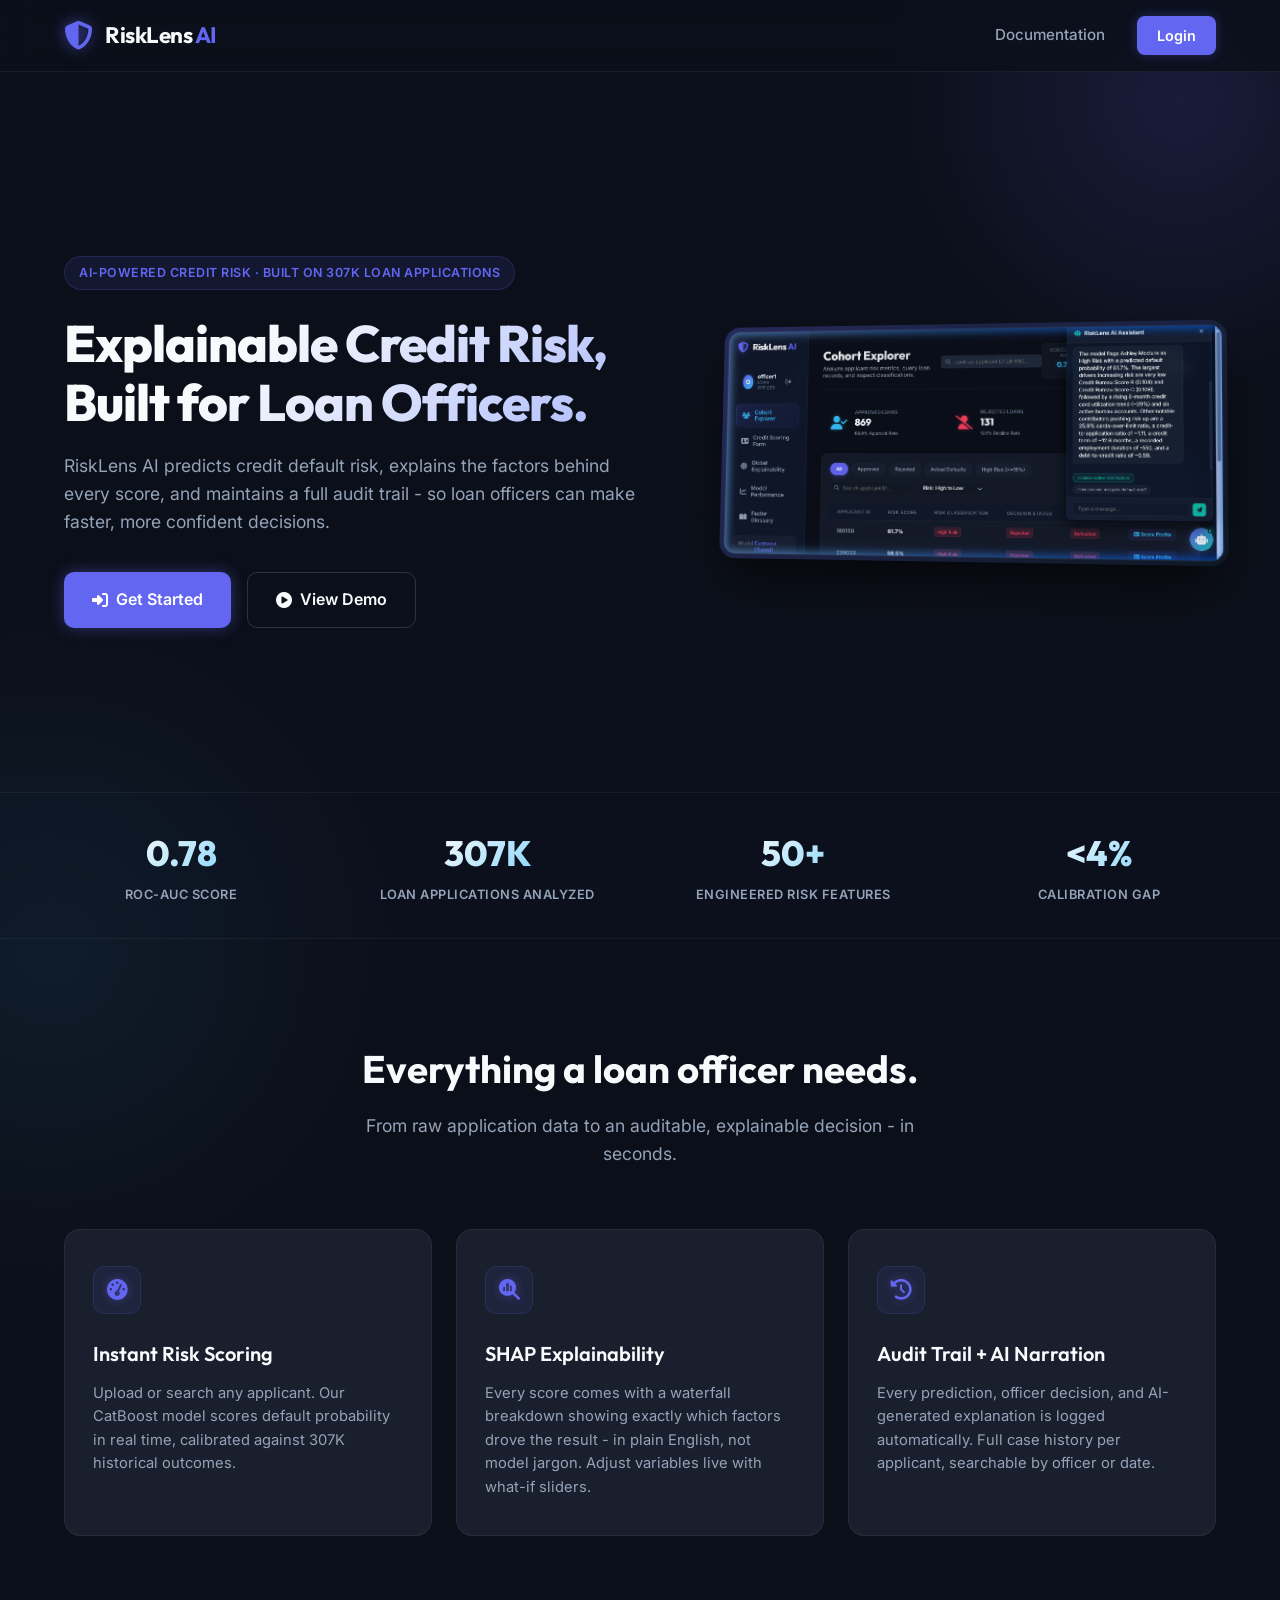
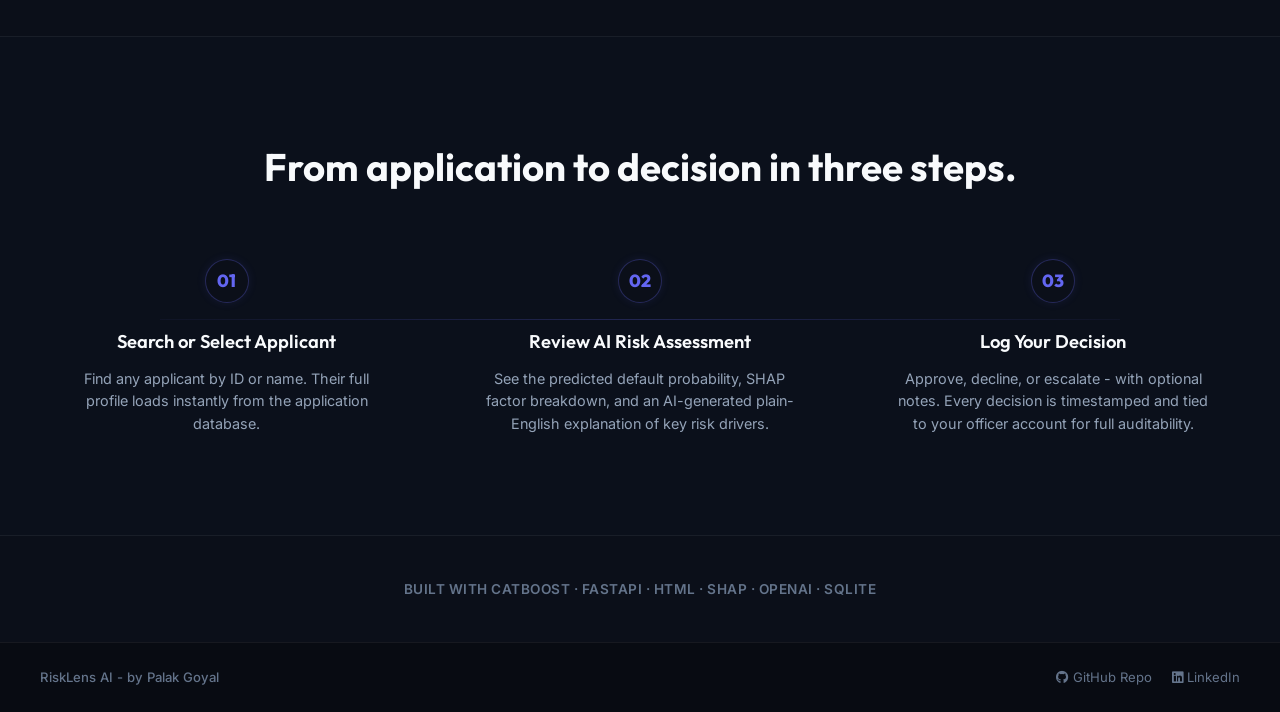
<file: static/landing.html>
<!DOCTYPE html>
<html lang="en">

<head>
    <meta charset="UTF-8">
    <meta name="viewport" content="width=device-width, initial-scale=1.0">
    <title>RiskLens AI — Explainable Credit Risk Underwriting</title>
    <!-- Google Fonts -->
    <link rel="preconnect" href="https://fonts.googleapis.com">
    <link rel="preconnect" href="https://fonts.gstatic.com" crossorigin>
    <link
        href="https://fonts.googleapis.com/css2?family=Inter:wght@300;400;500;600;700&family=Outfit:wght@400;500;600;700;800&display=swap"
        rel="stylesheet">
    <!-- FontAwesome for icons -->
    <link rel="stylesheet" href="https://cdnjs.cloudflare.com/ajax/libs/font-awesome/6.4.0/css/all.min.css">

    <style>
        /* Shared design system with the dashboard */
        :root {
            --bg-color: #0b0f19;
            --sidebar-bg: #0f172a;
            --card-bg: rgba(30, 41, 59, 0.45);
            --card-border: rgba(255, 255, 255, 0.06);
            --card-border-glow: rgba(99, 102, 241, 0.15);

            --text-primary: #f8fafc;
            --text-secondary: #94a3b8;
            --text-muted: #64748b;

            --accent-blue: #38bdf8;
            --accent-indigo: #6366f1;
            --accent-teal: #14b8a6;
            --accent-crimson: #f43f5e;
            --accent-gold: #eab308;

            --font-primary: 'Inter', sans-serif;
            --font-heading: 'Outfit', sans-serif;
        }

        * {
            box-sizing: border-box;
            margin: 0;
            padding: 0;
        }

        body {
            background-color: var(--bg-color);
            color: var(--text-primary);
            font-family: var(--font-primary);
            overflow-x: hidden;
            line-height: 1.6;
        }

        /* Ambient glowing backgrounds */
        .ambient-glow-1 {
            position: absolute;
            top: -200px;
            right: -200px;
            width: 600px;
            height: 600px;
            background: radial-gradient(circle, rgba(99, 102, 241, 0.15) 0%, rgba(99, 102, 241, 0) 70%);
            z-index: -1;
            pointer-events: none;
        }

        .ambient-glow-2 {
            position: absolute;
            top: 600px;
            left: -300px;
            width: 700px;
            height: 700px;
            background: radial-gradient(circle, rgba(56, 189, 248, 0.08) 0%, rgba(56, 189, 248, 0) 70%);
            z-index: -1;
            pointer-events: none;
        }

        /* Header Navigation */
        header {
            position: sticky;
            top: 0;
            width: 100%;
            background: rgba(11, 15, 25, 0.8);
            backdrop-filter: blur(12px);
            -webkit-backdrop-filter: blur(12px);
            border-bottom: 1px solid var(--card-border);
            z-index: 100;
            transition: all 0.3s ease;
        }

        .nav-container {
            max-width: 1200px;
            margin: 0 auto;
            display: flex;
            align-items: center;
            justify-content: space-between;
            padding: 16px 24px;
        }

        .logo-area {
            display: flex;
            align-items: center;
            gap: 12px;
            text-decoration: none;
            color: inherit;
        }

        .logo-icon {
            font-size: 1.8rem;
            color: var(--accent-indigo);
            filter: drop-shadow(0 0 8px rgba(99, 102, 241, 0.6));
        }

        .logo-text {
            font-family: var(--font-heading);
            font-size: 1.4rem;
            font-weight: 700;
            letter-spacing: -0.5px;
        }

        .logo-accent {
            color: var(--accent-indigo);
        }

        .nav-right {
            display: flex;
            align-items: center;
            gap: 32px;
        }

        .nav-link {
            color: var(--text-secondary);
            text-decoration: none;
            font-size: 0.95rem;
            font-weight: 500;
            transition: color 0.2s ease;
        }

        .nav-link:hover {
            color: var(--text-primary);
        }

        .btn-login {
            background-color: var(--accent-indigo);
            color: #ffffff;
            border: none;
            padding: 8px 20px;
            border-radius: 8px;
            font-weight: 600;
            font-size: 0.9rem;
            cursor: pointer;
            text-decoration: none;
            transition: all 0.2s cubic-bezier(0.4, 0, 0.2, 1);
            box-shadow: 0 0 12px rgba(99, 102, 241, 0.3);
        }

        .btn-login:hover {
            transform: translateY(-1px);
            filter: brightness(1.15);
            box-shadow: 0 0 16px rgba(99, 102, 241, 0.5);
        }

        /* Hero Container */
        .hero-section {
            max-width: 1200px;
            margin: 0 auto;
            padding: 60px 24px 40px 24px;
            display: grid;
            grid-template-columns: 1.1fr 0.9fr;
            gap: 40px;
            align-items: center;
            min-height: calc(100vh - 180px);
        }

        .hero-left {
            display: flex;
            flex-direction: column;
            align-items: flex-start;
        }

        .hero-badge {
            background: rgba(99, 102, 241, 0.1);
            border: 1px solid rgba(99, 102, 241, 0.2);
            color: var(--accent-indigo);
            padding: 6px 14px;
            border-radius: 100px;
            font-size: 0.78rem;
            font-weight: 600;
            letter-spacing: 0.5px;
            margin-bottom: 24px;
            text-transform: uppercase;
        }

        .hero-headline {
            font-family: var(--font-heading);
            font-size: 3.2rem;
            font-weight: 800;
            line-height: 1.15;
            letter-spacing: -1px;
            margin-bottom: 20px;
            background: linear-gradient(135deg, var(--text-primary) 30%, #a5b4fc 100%);
            -webkit-background-clip: text;
            background-clip: text;
            -webkit-text-fill-color: transparent;
        }

        .hero-subheadline {
            color: var(--text-secondary);
            font-size: 1.1rem;
            line-height: 1.6;
            margin-bottom: 36px;
            max-width: 580px;
        }

        .hero-actions {
            display: flex;
            gap: 16px;
            width: 100%;
        }

        .btn-hero-primary {
            background-color: var(--accent-indigo);
            color: #ffffff;
            border: none;
            padding: 14px 28px;
            border-radius: 10px;
            font-weight: 600;
            font-size: 1rem;
            cursor: pointer;
            text-decoration: none;
            transition: all 0.2s ease;
            box-shadow: 0 0 16px rgba(99, 102, 241, 0.4);
            display: inline-flex;
            align-items: center;
            gap: 8px;
        }

        .btn-hero-primary:hover {
            transform: translateY(-2px);
            filter: brightness(1.15);
            box-shadow: 0 0 24px rgba(99, 102, 241, 0.6);
        }

        .btn-hero-secondary {
            background: transparent;
            color: var(--text-primary);
            border: 1px solid rgba(255, 255, 255, 0.15);
            padding: 14px 28px;
            border-radius: 10px;
            font-weight: 600;
            font-size: 1rem;
            cursor: pointer;
            text-decoration: none;
            transition: all 0.2s ease;
            display: inline-flex;
            align-items: center;
            gap: 8px;
        }

        .btn-hero-secondary:hover {
            background: rgba(255, 255, 255, 0.05);
            border-color: rgba(255, 255, 255, 0.3);
            transform: translateY(-2px);
        }

        .hero-right {
            display: flex;
            justify-content: center;
            position: relative;
        }

        .hero-screenshot-wrapper {
            position: relative;
            border-radius: 16px;
            padding: 4px;
            background: linear-gradient(135deg, rgba(99, 102, 241, 0.3) 0%, rgba(56, 189, 248, 0.05) 100%);
            box-shadow: 0 25px 50px -12px rgba(0, 0, 0, 0.7);
            transform: perspective(1000px) rotateY(-8deg) rotateX(4deg) scale(1.02);
            transition: transform 0.4s ease;
        }

        .hero-screenshot-wrapper:hover {
            transform: perspective(1000px) rotateY(0deg) rotateX(0deg) scale(1.05);
        }

        .hero-screenshot {
            display: block;
            max-width: 100%;
            height: auto;
            border-radius: 12px;
            border: 1px solid rgba(255, 255, 255, 0.05);
        }

        /* Stats Bar */
        .stats-section {
            border-top: 1px solid rgba(255, 255, 255, 0.05);
            border-bottom: 1px solid rgba(255, 255, 255, 0.05);
            background: rgba(15, 23, 42, 0.2);
            padding: 32px 24px;
            width: 100%;
        }

        .stats-container {
            max-width: 1200px;
            margin: 0 auto;
            display: grid;
            grid-template-columns: repeat(4, 1fr);
            gap: 24px;
            text-align: center;
        }

        .stat-card {
            display: flex;
            flex-direction: column;
            gap: 4px;
        }

        .stat-number {
            font-family: var(--font-heading);
            font-size: 2.2rem;
            font-weight: 800;
            background: linear-gradient(135deg, var(--text-primary) 30%, var(--accent-blue) 100%);
            -webkit-background-clip: text;
            background-clip: text;
            -webkit-text-fill-color: transparent;
        }

        .stat-label {
            color: var(--text-secondary);
            font-size: 0.8rem;
            font-weight: 600;
            letter-spacing: 0.5px;
            text-transform: uppercase;
        }

        /* Features Section */
        .features-section {
            max-width: 1200px;
            margin: 0 auto;
            padding: 100px 24px;
        }

        .section-header {
            text-align: center;
            margin-bottom: 60px;
        }

        .section-title {
            font-family: var(--font-heading);
            font-size: 2.4rem;
            font-weight: 700;
            margin-bottom: 12px;
        }

        .section-subtitle {
            color: var(--text-secondary);
            font-size: 1.1rem;
            max-width: 600px;
            margin: 0 auto;
        }

        .features-grid {
            display: grid;
            grid-template-columns: repeat(3, 1fr);
            gap: 24px;
        }

        .feature-card {
            background-color: #1a1f2e;
            border: 1px solid var(--card-border);
            border-radius: 16px;
            padding: 36px 28px;
            transition: all 0.3s cubic-bezier(0.4, 0, 0.2, 1);
            position: relative;
            overflow: hidden;
        }

        .feature-card:hover {
            transform: translateY(-4px);
            border-color: rgba(99, 102, 241, 0.25);
            background: linear-gradient(180deg, #111827 0%, rgba(30, 41, 59, 0.2) 100%);
            box-shadow: 0 12px 24px -10px rgba(99, 102, 241, 0.15);
        }

        .feature-icon-wrapper {
            width: 48px;
            height: 48px;
            background: rgba(99, 102, 241, 0.08);
            border: 1px solid rgba(99, 102, 241, 0.15);
            border-radius: 12px;
            display: flex;
            align-items: center;
            justify-content: center;
            margin-bottom: 24px;
        }

        .feature-icon {
            font-size: 1.3rem;
            color: var(--accent-indigo);
            filter: drop-shadow(0 0 4px rgba(99, 102, 241, 0.4));
        }

        .feature-title {
            font-family: var(--font-heading);
            font-size: 1.25rem;
            font-weight: 600;
            margin-bottom: 12px;
            color: var(--text-primary);
        }

        .feature-body {
            color: var(--text-secondary);
            font-size: 0.92rem;
            line-height: 1.6;
        }

        /* How It Works Section */
        .how-section {
            background: rgba(15, 23, 42, 0.15);
            border-top: 1px solid var(--card-border);
            border-bottom: 1px solid var(--card-border);
            padding: 100px 24px;
        }

        .how-container {
            max-width: 1200px;
            margin: 0 auto;
        }

        .flow-grid {
            display: grid;
            grid-template-columns: repeat(3, 1fr);
            gap: 40px;
            position: relative;
        }

        /* Connecting line for flow chart steps */
        .flow-grid::after {
            content: '';
            position: absolute;
            top: 60px;
            left: 10%;
            right: 10%;
            height: 1px;
            background: linear-gradient(90deg, rgba(99, 102, 241, 0.05) 0%, rgba(99, 102, 241, 0.25) 50%, rgba(99, 102, 241, 0.05) 100%);
            z-index: 1;
        }

        .flow-step {
            display: flex;
            flex-direction: column;
            align-items: center;
            text-align: center;
            position: relative;
            z-index: 2;
        }

        .step-number-pill {
            width: 44px;
            height: 44px;
            background: var(--bg-color);
            border: 1px solid rgba(99, 102, 241, 0.3);
            border-radius: 50%;
            display: flex;
            align-items: center;
            justify-content: center;
            color: var(--accent-indigo);
            font-family: var(--font-heading);
            font-weight: 800;
            font-size: 1.1rem;
            margin-bottom: 24px;
            box-shadow: 0 0 10px rgba(99, 102, 241, 0.1);
        }

        .flow-step:hover .step-number-pill {
            border-color: var(--accent-indigo);
            box-shadow: 0 0 14px rgba(99, 102, 241, 0.3);
            transform: scale(1.05);
            transition: all 0.2s ease;
        }

        .step-title {
            font-family: var(--font-heading);
            font-size: 1.15rem;
            font-weight: 600;
            margin-bottom: 12px;
            color: var(--text-primary);
        }

        .step-body {
            color: var(--text-secondary);
            font-size: 0.9rem;
            line-height: 1.55;
            max-width: 320px;
        }

        /* Tech Stack Strip */
        .tech-section {
            padding: 40px 24px;
            text-align: center;
        }

        .tech-text {
            color: var(--text-muted);
            font-size: 0.85rem;
            font-weight: 600;
            letter-spacing: 0.5px;
            text-transform: uppercase;
        }

        /* Footer */
        footer {
            border-top: 1px solid var(--card-border);
            padding: 24px;
            background-color: #080b12;
        }

        .footer-container {
            max-width: 1200px;
            margin: 0 auto;
            display: flex;
            justify-content: space-between;
            align-items: center;
            font-size: 0.82rem;
            color: var(--text-muted);
        }

        .footer-left {
            font-weight: 500;
        }

        .footer-right {
            display: flex;
            gap: 20px;
        }

        .footer-link {
            color: var(--text-muted);
            text-decoration: none;
            transition: color 0.2s ease;
            display: inline-flex;
            align-items: center;
            gap: 4px;
        }

        .footer-link:hover {
            color: var(--text-secondary);
        }

        /* Responsive Breakpoints */
        @media (max-width: 1024px) {
            .hero-section {
                grid-template-columns: 1fr;
                text-align: center;
                gap: 50px;
                padding-top: 40px;
            }

            .hero-left {
                align-items: center;
            }

            .hero-subheadline {
                margin-left: auto;
                margin-right: auto;
            }

            .hero-actions {
                justify-content: center;
            }

            .hero-screenshot-wrapper {
                transform: none !important;
                max-width: 600px;
            }

            .stats-container {
                grid-template-columns: repeat(2, 1fr);
                gap: 32px;
            }

            .features-grid {
                grid-template-columns: 1fr;
                gap: 24px;
                max-width: 500px;
                margin: 0 auto;
            }

            .flow-grid {
                grid-template-columns: 1fr;
                gap: 48px;
            }

            .flow-grid::after {
                display: none;
            }

            .step-body {
                max-width: 400px;
            }
        }

        @media (max-width: 640px) {
            .hero-headline {
                font-size: 2.2rem;
            }

            .hero-actions {
                flex-direction: column;
                width: 100%;
                max-width: 320px;
            }

            .btn-hero-primary,
            .btn-hero-secondary {
                justify-content: center;
                width: 100%;
            }

            .stats-container {
                grid-template-columns: 1fr;
            }

            .footer-container {
                flex-direction: column;
                gap: 16px;
                text-align: center;
            }
        }
    </style>
</head>

<body>

    <!-- Ambient background glow structures -->
    <div class="ambient-glow-1"></div>
    <div class="ambient-glow-2"></div>

    <!-- Top Sticky Navigation Bar -->
    <header>
        <div class="nav-container">
            <a href="/" class="logo-area">
                <i class="fa-solid fa-shield-halved logo-icon"></i>
                <span class="logo-text">RiskLens <span class="logo-accent">AI</span></span>
            </a>
            <div class="nav-right">
                <a href="https://github.com/PalakGoyal6/RiskLens-AI#readme" target="_blank" class="nav-link">Documentation</a>
                <a href="/login" class="btn-login">Login</a>
            </div>
        </div>
    </header>

    <!-- Main Hero fold - two columns on desktop -->
    <section class="hero-section">
        <div class="hero-left">
            <div class="hero-badge">AI-Powered Credit Risk · Built on 307K Loan Applications</div>
            <h1 class="hero-headline">Explainable Credit Risk, Built for Loan Officers.</h1>
            <p class="hero-subheadline">
                RiskLens AI predicts credit default risk, explains the factors behind every score, and maintains a full
                audit trail - so loan officers can make faster, more confident decisions.
            </p>
            <div class="hero-actions">
                <a href="/login" class="btn-hero-primary">
                    <i class="fa-solid fa-right-to-bracket"></i> Get Started
                </a>
                <a href="/login?demo=true" class="btn-hero-secondary">
                    <i class="fa-solid fa-circle-play"></i> View Demo
                </a>
            </div>
        </div>
        <div class="hero-right">
            <div class="hero-screenshot-wrapper">
                <img src="/static/dashboard_preview.png" alt="RiskLens AI Underwriting Explorer"
                    class="hero-screenshot">
            </div>
        </div>
    </section>

    <!-- Center stats bar strip -->
    <section class="stats-section">
        <div class="stats-container">
            <div class="stat-card">
                <span class="stat-number">0.78</span>
                <span class="stat-label">ROC-AUC Score</span>
            </div>
            <div class="stat-card">
                <span class="stat-number">307K</span>
                <span class="stat-label">Loan Applications Analyzed</span>
            </div>
            <div class="stat-card">
                <span class="stat-number">50+</span>
                <span class="stat-label">Engineered Risk Features</span>
            </div>
            <div class="stat-card">
                <span class="stat-number">&lt;4%</span>
                <span class="stat-label">Calibration Gap</span>
            </div>
        </div>
    </section>

    <!-- Features Section - three cards -->
    <section class="features-section">
        <div class="section-header">
            <h2 class="section-title">Everything a loan officer needs.</h2>
            <p class="section-subtitle">From raw application data to an auditable, explainable decision - in seconds.
            </p>
        </div>
        <div class="features-grid">
            <!-- Card 1 -->
            <div class="feature-card">
                <div class="feature-icon-wrapper">
                    <i class="fa-solid fa-gauge-high feature-icon"></i>
                </div>
                <h3 class="feature-title">Instant Risk Scoring</h3>
                <p class="feature-body">
                    Upload or search any applicant. Our CatBoost model scores default probability in real time,
                    calibrated against 307K historical outcomes.
                </p>
            </div>
            <!-- Card 2 -->
            <div class="feature-card">
                <div class="feature-icon-wrapper">
                    <i class="fa-solid fa-magnifying-glass-chart feature-icon"></i>
                </div>
                <h3 class="feature-title">SHAP Explainability</h3>
                <p class="feature-body">
                    Every score comes with a waterfall breakdown showing exactly which factors drove the result - in
                    plain English, not model jargon. Adjust variables live with what-if sliders.
                </p>
            </div>
            <!-- Card 3 -->
            <div class="feature-card">
                <div class="feature-icon-wrapper">
                    <i class="fa-solid fa-clock-rotate-left feature-icon"></i>
                </div>
                <h3 class="feature-title">Audit Trail + AI Narration</h3>
                <p class="feature-body">
                    Every prediction, officer decision, and AI-generated explanation is logged automatically. Full case
                    history per applicant, searchable by officer or date.
                </p>
            </div>
        </div>
    </section>

    <!-- How it Works section -->
    <section class="how-section">
        <div class="how-container">
            <div class="section-header">
                <h2 class="section-title">From application to decision in three steps.</h2>
            </div>
            <div class="flow-grid">
                <!-- Step 1 -->
                <div class="flow-step">
                    <div class="step-number-pill">01</div>
                    <h3 class="step-title">Search or Select Applicant</h3>
                    <p class="step-body">
                        Find any applicant by ID or name. Their full profile loads instantly from the application
                        database.
                    </p>
                </div>
                <!-- Step 2 -->
                <div class="flow-step">
                    <div class="step-number-pill">02</div>
                    <h3 class="step-title">Review AI Risk Assessment</h3>
                    <p class="step-body">
                        See the predicted default probability, SHAP factor breakdown, and an AI-generated plain-English
                        explanation of key risk drivers.
                    </p>
                </div>
                <!-- Step 3 -->
                <div class="flow-step">
                    <div class="step-number-pill">03</div>
                    <h3 class="step-title">Log Your Decision</h3>
                    <p class="step-body">
                        Approve, decline, or escalate - with optional notes. Every decision is timestamped and tied to
                        your officer account for full auditability.
                    </p>
                </div>
            </div>
        </div>
    </section>

    <!-- Tech Stack Strip -->
    <section class="tech-section">
        <span class="tech-text">Built with CatBoost · FastAPI · HTML · SHAP · OpenAI · SQLite</span>
    </section>

    <!-- Footer -->
    <footer>
        <div class="footer-container">
            <div class="footer-left">
                RiskLens AI - by Palak Goyal
            </div>
            <div class="footer-right">
                <a href="https://github.com/PalakGoyal6/RiskLens-AI" class="footer-link" target="_blank"
                    rel="noopener noreferrer">
                    <i class="fa-brands fa-github"></i> GitHub Repo
                </a>
                <a href="https://www.linkedin.com/in/palakgoyal2006/" class="footer-link" target="_blank"
                    rel="noopener noreferrer">
                    <i class="fa-brands fa-linkedin"></i> LinkedIn
                </a>
            </div>
        </div>
    </footer>

</body>

</html>
</file>
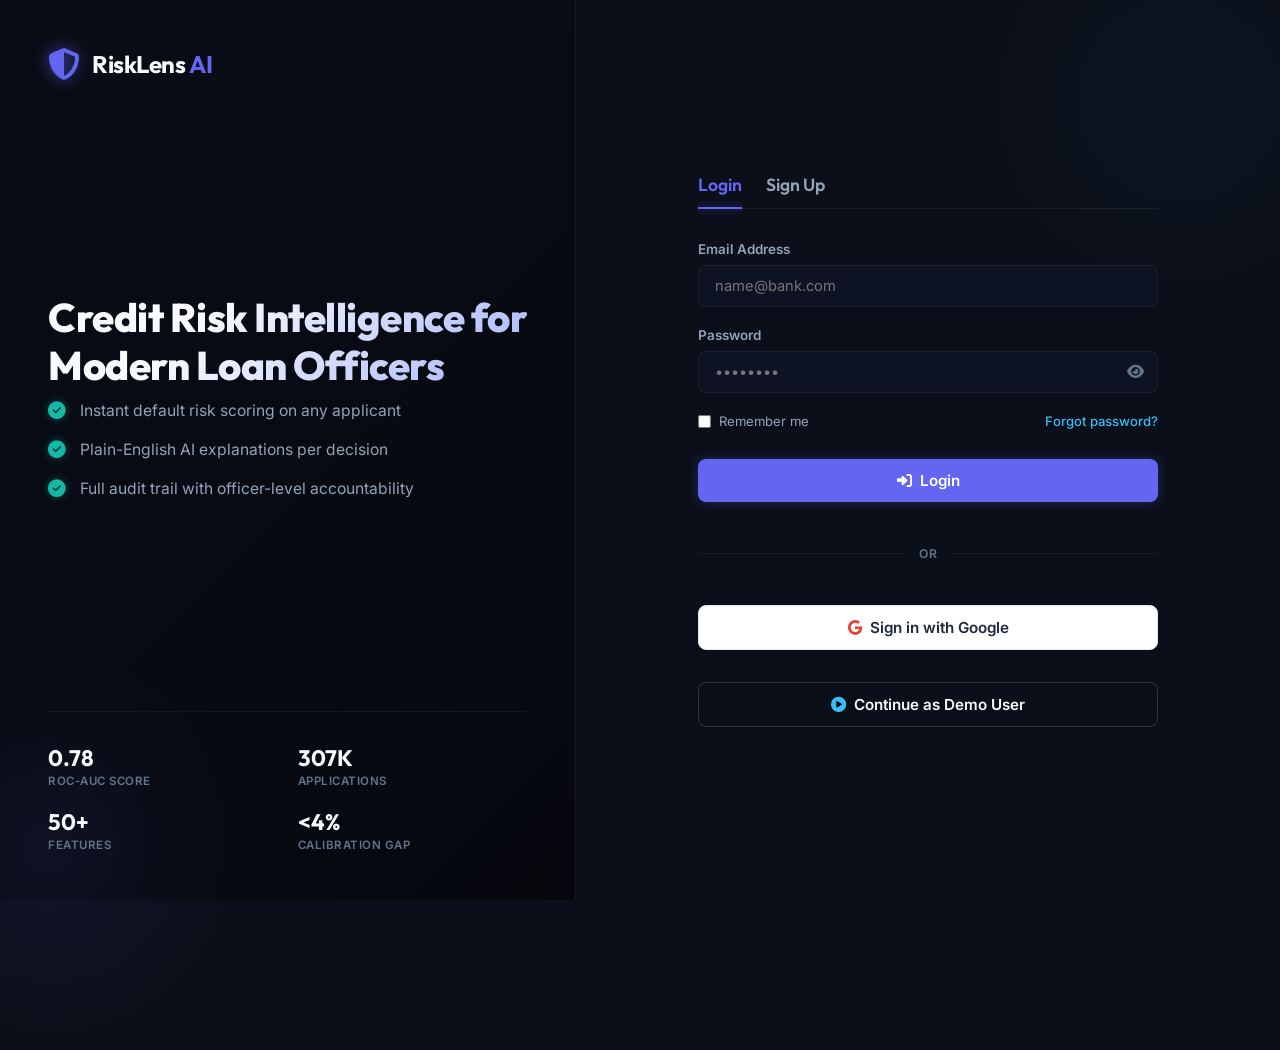
<file: static/login.html>
<!DOCTYPE html>
<html lang="en">

<head>
    <meta charset="UTF-8">
    <meta name="viewport" content="width=device-width, initial-scale=1.0">
    <title>RiskLens AI — Sign In / Create Account</title>
    <!-- Google Fonts -->
    <link rel="preconnect" href="https://fonts.googleapis.com">
    <link rel="preconnect" href="https://fonts.gstatic.com" crossorigin>
    <link
        href="https://fonts.googleapis.com/css2?family=Inter:wght@300;400;500;600;700&family=Outfit:wght@400;500;600;700;800&display=swap"
        rel="stylesheet">
    <!-- FontAwesome for icons -->
    <link rel="stylesheet" href="https://cdnjs.cloudflare.com/ajax/libs/font-awesome/6.4.0/css/all.min.css">

    <style>
        :root {
            --bg-color: #0b0f19;
            --sidebar-bg: #0f172a;
            --card-bg: rgba(30, 41, 59, 0.45);
            --card-border: rgba(255, 255, 255, 0.06);
            --card-border-glow: rgba(99, 102, 241, 0.15);

            --text-primary: #f8fafc;
            --text-secondary: #94a3b8;
            --text-muted: #64748b;

            --accent-blue: #38bdf8;
            --accent-indigo: #6366f1;
            --accent-teal: #14b8a6;
            --accent-crimson: #f43f5e;
            --accent-gold: #eab308;

            --font-primary: 'Inter', sans-serif;
            --font-heading: 'Outfit', sans-serif;
        }

        * {
            box-sizing: border-box;
            margin: 0;
            padding: 0;
        }

        body {
            background-color: var(--bg-color);
            color: var(--text-primary);
            font-family: var(--font-primary);
            min-height: 100vh;
            display: flex;
            overflow-x: hidden;
        }

        /* Split Screen Container */
        .split-container {
            display: flex;
            width: 100vw;
            min-height: 100vh;
        }

        /* Left Column: Branding Panel */
        .branding-panel {
            width: 45%;
            background: linear-gradient(135deg, #090d16 0%, #06080e 100%);
            border-right: 1px solid var(--card-border);
            padding: 48px;
            display: flex;
            flex-direction: column;
            justify-content: space-between;
            position: relative;
            z-index: 10;
        }

        /* Ambient background glow */
        .branding-panel::after {
            content: '';
            position: absolute;
            bottom: -150px;
            left: -150px;
            width: 400px;
            height: 400px;
            background: radial-gradient(circle, rgba(99, 102, 241, 0.08) 0%, rgba(99, 102, 241, 0) 70%);
            z-index: -1;
            pointer-events: none;
        }

        .logo-area {
            display: flex;
            align-items: center;
            gap: 12px;
            text-decoration: none;
            color: inherit;
        }

        .logo-icon {
            font-size: 2rem;
            color: var(--accent-indigo);
            filter: drop-shadow(0 0 8px rgba(99, 102, 241, 0.6));
        }

        .logo-text {
            font-family: var(--font-heading);
            font-size: 1.5rem;
            font-weight: 700;
            letter-spacing: -0.5px;
        }

        .logo-accent {
            color: var(--accent-indigo);
        }

        .branding-middle {
            margin: auto 0;
            padding: 40px 0;
        }

        .branding-headline {
            font-family: var(--font-heading);
            font-size: 2.5rem;
            font-weight: 800;
            line-height: 1.2;
            letter-spacing: -0.5px;
            margin-bottom: 12px;
            background: linear-gradient(135deg, var(--text-primary) 30%, #a5b4fc 100%);
            -webkit-background-clip: text;
            background-clip: text;
            -webkit-text-fill-color: transparent;
        }

        .branding-subheadline {
            color: var(--text-muted);
            font-size: 0.95rem;
            font-weight: 500;
            margin-bottom: 40px;
            letter-spacing: 0.5px;
            text-transform: uppercase;
        }

        .bullet-list {
            display: flex;
            flex-direction: column;
            gap: 20px;
        }

        .bullet-item {
            display: flex;
            align-items: center;
            gap: 14px;
            font-size: 0.98rem;
            color: var(--text-secondary);
        }

        .bullet-check-icon {
            color: var(--accent-teal);
            font-size: 1.1rem;
            filter: drop-shadow(0 0 4px rgba(20, 184, 166, 0.4));
        }

        .branding-bottom-stats {
            display: grid;
            grid-template-columns: repeat(2, 1fr);
            gap: 20px;
            padding-top: 32px;
            border-top: 1px solid rgba(255, 255, 255, 0.05);
        }

        .stat-item {
            display: flex;
            flex-direction: column;
            gap: 2px;
        }

        .stat-value {
            font-family: var(--font-heading);
            font-size: 1.4rem;
            font-weight: 700;
            color: var(--text-primary);
        }

        .stat-label {
            color: var(--text-muted);
            font-size: 0.72rem;
            font-weight: 600;
            letter-spacing: 0.5px;
            text-transform: uppercase;
        }

        /* Right Column: Form Panel */
        .form-panel {
            width: 55%;
            padding: 60px 80px;
            display: flex;
            flex-direction: column;
            justify-content: center;
            position: relative;
            background-color: var(--bg-color);
        }

        .form-panel::after {
            content: '';
            position: absolute;
            top: -100px;
            right: -100px;
            width: 400px;
            height: 400px;
            background: radial-gradient(circle, rgba(56, 189, 248, 0.04) 0%, rgba(56, 189, 248, 0) 70%);
            z-index: 1;
            pointer-events: none;
        }

        .form-area-wrapper {
            max-width: 460px;
            width: 100%;
            margin: 0 auto;
            position: relative;
            z-index: 10;
        }

        /* Mobile Logo (hidden on desktop) */
        .mobile-logo {
            display: none;
            justify-content: center;
            margin-bottom: 40px;
        }

        /* Form Tabs Selector */
        .tabs-header {
            display: flex;
            border-bottom: 1px solid var(--card-border);
            margin-bottom: 32px;
            gap: 24px;
        }

        .tab-btn {
            background: none;
            border: none;
            outline: none;
            color: var(--text-secondary);
            font-family: var(--font-heading);
            font-size: 1.1rem;
            font-weight: 600;
            padding-bottom: 12px;
            cursor: pointer;
            position: relative;
            transition: color 0.2s ease;
        }

        .tab-btn:hover {
            color: var(--text-primary);
        }

        .tab-btn.active {
            color: var(--accent-indigo);
        }

        .tab-btn.active::after {
            content: '';
            position: absolute;
            bottom: -1px;
            left: 0;
            width: 100%;
            height: 2px;
            background-color: var(--accent-indigo);
            box-shadow: 0 0 8px rgba(99, 102, 241, 0.6);
        }

        /* Alert Banners */
        .alert-banner {
            display: none;
            align-items: center;
            gap: 12px;
            padding: 12px 16px;
            border-radius: 8px;
            font-size: 0.88rem;
            font-weight: 500;
            margin-bottom: 24px;
            line-height: 1.4;
        }

        .alert-banner.error {
            background-color: rgba(244, 63, 94, 0.1);
            border: 1px solid rgba(244, 63, 94, 0.2);
            color: var(--accent-crimson);
            display: flex;
        }

        .alert-banner.success {
            background-color: rgba(20, 184, 166, 0.1);
            border: 1px solid rgba(20, 184, 166, 0.2);
            color: var(--accent-teal);
            display: flex;
        }

        /* Form Controls */
        .form-view {
            display: none;
            flex-direction: column;
            gap: 20px;
        }

        .form-view.active {
            display: flex;
        }

        .form-group {
            display: flex;
            flex-direction: column;
            gap: 8px;
            position: relative;
        }

        .form-group label {
            font-size: 0.84rem;
            font-weight: 600;
            color: var(--text-secondary);
        }

        .input-wrapper {
            position: relative;
            display: flex;
            align-items: center;
        }

        .form-control {
            width: 100%;
            background-color: rgba(15, 23, 42, 0.6);
            border: 1px solid var(--card-border);
            border-radius: 8px;
            padding: 11px 16px;
            color: var(--text-primary);
            font-family: var(--font-primary);
            font-size: 0.92rem;
            outline: none;
            transition: all 0.2s cubic-bezier(0.4, 0, 0.2, 1);
        }

        .form-control:focus {
            border-color: rgba(99, 102, 241, 0.4);
            background-color: rgba(15, 23, 42, 0.8);
            box-shadow: 0 0 10px rgba(99, 102, 241, 0.1);
        }

        .form-control.invalid {
            border-color: rgba(244, 63, 94, 0.4);
            box-shadow: 0 0 8px rgba(244, 63, 94, 0.08);
        }

        .input-toggle-eye {
            position: absolute;
            right: 14px;
            color: var(--text-muted);
            cursor: pointer;
            font-size: 0.95rem;
            transition: color 0.2s ease;
            z-index: 5;
        }

        .input-toggle-eye:hover {
            color: var(--text-secondary);
        }

        /* Error Label */
        .error-lbl {
            font-size: 0.74rem;
            color: var(--accent-crimson);
            font-weight: 500;
            margin-top: 2px;
            display: none;
        }

        /* Checkbox Rows */
        .row-options {
            display: flex;
            align-items: center;
            justify-content: space-between;
            font-size: 0.82rem;
            color: var(--text-secondary);
            user-select: none;
        }

        .checkbox-label {
            display: flex;
            align-items: center;
            gap: 8px;
            cursor: pointer;
        }

        .checkbox-input {
            accent-color: var(--accent-indigo);
            cursor: pointer;
        }

        .forgot-link {
            color: var(--accent-blue);
            text-decoration: none;
            font-weight: 500;
            transition: filter 0.2s ease;
        }

        .forgot-link:hover {
            filter: brightness(1.1);
        }

        /* Buttons */
        .btn-submit {
            background-color: var(--accent-indigo);
            color: #ffffff;
            border: none;
            border-radius: 8px;
            padding: 12px;
            font-family: var(--font-primary);
            font-weight: 600;
            font-size: 0.95rem;
            cursor: pointer;
            transition: all 0.2s ease;
            display: flex;
            align-items: center;
            justify-content: center;
            gap: 8px;
            width: 100%;
            box-shadow: 0 0 12px rgba(99, 102, 241, 0.3);
            margin-top: 10px;
        }

        .btn-submit:hover {
            filter: brightness(1.15);
            box-shadow: 0 0 16px rgba(99, 102, 241, 0.5);
            transform: translateY(-1px);
        }

        /* Divider */
        .divider {
            display: flex;
            align-items: center;
            text-align: center;
            color: var(--text-muted);
            font-size: 0.76rem;
            font-weight: 600;
            letter-spacing: 0.5px;
            text-transform: uppercase;
            margin: 24px 0;
        }

        .divider::before,
        .divider::after {
            content: '';
            flex: 1;
            border-bottom: 1px solid var(--card-border);
        }

        .divider:not(:empty)::before {
            margin-right: 16px;
        }

        .divider:not(:empty)::after {
            margin-left: 16px;
        }

        /* Demo Button */
        .btn-demo {
            background: transparent;
            color: var(--text-primary);
            border: 1px solid rgba(255, 255, 255, 0.15);
            border-radius: 8px;
            padding: 12px;
            font-family: var(--font-primary);
            font-weight: 600;
            font-size: 0.95rem;
            cursor: pointer;
            transition: all 0.2s ease;
            display: flex;
            align-items: center;
            justify-content: center;
            gap: 8px;
            width: 100%;
        }

        .btn-demo:hover {
            background-color: rgba(255, 255, 255, 0.05);
            border-color: rgba(255, 255, 255, 0.3);
            transform: translateY(-1px);
        }

        /* Google Button */
        .btn-google {
            background-color: #ffffff;
            color: #1e293b;
            border: 1px solid #e2e8f0;
            border-radius: 8px;
            padding: 12px;
            font-family: var(--font-primary);
            font-weight: 600;
            font-size: 0.95rem;
            cursor: pointer;
            transition: all 0.2s ease;
            display: flex;
            align-items: center;
            justify-content: center;
            gap: 8px;
            width: 100%;
            margin-bottom: 12px;
        }

        .btn-google:hover {
            background-color: #f8fafc;
            border-color: #cbd5e1;
            transform: translateY(-1px);
        }

        /* Select styling */
        select.form-control {
            appearance: none;
            -webkit-appearance: none;
            background-image: url("data:image/svg+xml,%3Csvg xmlns='http://www.w3.org/2000/svg' fill='none' viewBox='0 0 24 24' stroke='%2394a3b8'%3E%3Cpath stroke-linecap='round' stroke-linejoin='round' stroke-width='2' d='M19 9l-7 7-7-7'%3E%3C/path%3E%3C/svg%3E");
            background-repeat: no-repeat;
            background-position: right 14px center;
            background-size: 16px;
            padding-right: 40px;
            cursor: pointer;
        }

        /* Responsive */
        @media (max-width: 1024px) {
            .branding-panel {
                display: none;
            }

            .form-panel {
                width: 100%;
                padding: 40px 24px;
            }

            .mobile-logo {
                display: flex;
            }
        }
    </style>
</head>

<body>

    <div class="split-container">
        <!-- Left Branding Panel (Hidden on Mobile) -->
        <div class="branding-panel">
            <a href="/" class="logo-area">
                <i class="fa-solid fa-shield-halved logo-icon"></i>
                <span class="logo-text">RiskLens <span class="logo-accent">AI</span></span>
            </a>

            <div class="branding-middle">
                <h1 class="branding-headline">Credit Risk Intelligence for Modern Loan Officers</h1>

                <div class="bullet-list">
                    <div class="bullet-item">
                        <i class="fa-solid fa-circle-check bullet-check-icon"></i>
                        <span>Instant default risk scoring on any applicant</span>
                    </div>
                    <div class="bullet-item">
                        <i class="fa-solid fa-circle-check bullet-check-icon"></i>
                        <span>Plain-English AI explanations per decision</span>
                    </div>
                    <div class="bullet-item">
                        <i class="fa-solid fa-circle-check bullet-check-icon"></i>
                        <span>Full audit trail with officer-level accountability</span>
                    </div>
                </div>
            </div>

            <div class="branding-bottom-stats">
                <div class="stat-item">
                    <span class="stat-value">0.78</span>
                    <span class="stat-label">ROC-AUC Score</span>
                </div>
                <div class="stat-item">
                    <span class="stat-value">307K</span>
                    <span class="stat-label">Applications</span>
                </div>
                <div class="stat-item">
                    <span class="stat-value">50+</span>
                    <span class="stat-label">Features</span>
                </div>
                <div class="stat-item">
                    <span class="stat-value">&lt;4%</span>
                    <span class="stat-label">Calibration Gap</span>
                </div>
            </div>
        </div>

        <!-- Right Form Panel -->
        <div class="form-panel">
            <div class="form-area-wrapper">
                <!-- Mobile Logo (visible on mobile only) -->
                <div class="mobile-logo">
                    <a href="/" class="logo-area">
                        <i class="fa-solid fa-shield-halved logo-icon" style="font-size: 2.2rem;"></i>
                        <span class="logo-text" style="font-size: 1.7rem;">RiskLens <span
                                class="logo-accent">AI</span></span>
                    </a>
                </div>

                <!-- Tabs header -->
                <div class="tabs-header">
                    <button class="tab-btn active" id="tab-login" onclick="switchFormView('login')">Login</button>
                    <button class="tab-btn" id="tab-signup" onclick="switchFormView('signup')">Sign Up</button>
                </div>

                <!-- Inline feedback alert banners -->
                <div class="alert-banner" id="form-alert" style="display: none;">
                    <i class="fa-solid fa-circle-exclamation" id="alert-icon"></i>
                    <span id="alert-text">Error message goes here</span>
                </div>

                <!-- LOGIN FORM -->
                <form id="login-form" class="form-view active" onsubmit="handleLoginSubmit(event)" novalidate>
                    <div class="form-group">
                        <label for="login-email">Email Address</label>
                        <input type="email" id="login-email" class="form-control" placeholder="name@bank.com" required
                            autocomplete="username">
                        <div class="error-lbl" id="err-login-email">Please enter a valid email address.</div>
                    </div>

                    <div class="form-group">
                        <label for="login-password">Password</label>
                        <div class="input-wrapper">
                            <input type="password" id="login-password" class="form-control" placeholder="••••••••"
                                required autocomplete="current-password">
                            <i class="fa-solid fa-eye input-toggle-eye"
                                onclick="togglePasswordVisibility('login-password', this)"></i>
                        </div>
                        <div class="error-lbl" id="err-login-password">Password is required.</div>
                    </div>

                    <div class="row-options">
                        <label class="checkbox-label">
                            <input type="checkbox" id="login-remember" class="checkbox-input">
                            <span>Remember me</span>
                        </label>
                        <a href="#" class="forgot-link" onclick="switchFormView('forgot')">Forgot password?</a>
                    </div>

                    <button type="submit" class="btn-submit">
                        <i class="fa-solid fa-right-to-bracket"></i> Login
                    </button>

                    <div class="divider">or</div>

                    <button type="button" class="btn-google" onclick="handleGoogleLogin()">
                        <i class="fa-brands fa-google" style="color: #ea4335;"></i> Sign in with Google
                    </button>

                    <button type="button" class="btn-demo" onclick="handleDemoLogin()">
                        <i class="fa-solid fa-circle-play" style="color: var(--accent-blue);"></i> Continue as Demo User
                    </button>
                </form>

                <!-- SIGN UP FORM -->
                <form id="signup-form" class="form-view" onsubmit="handleSignupSubmit(event)" novalidate>
                    <div class="form-group">
                        <label for="signup-name">Full Name</label>
                        <input type="text" id="signup-name" class="form-control" placeholder="Alex Carter" required
                            autocomplete="name">
                        <div class="error-lbl" id="err-signup-name">Full name is required.</div>
                    </div>

                    <div class="form-group">
                        <label for="signup-email">Email Address</label>
                        <input type="email" id="signup-email" class="form-control" placeholder="name@bank.com" required
                            autocomplete="email">
                        <div class="error-lbl" id="err-signup-email">Please enter a valid email address.</div>
                    </div>

                    <div class="form-group">
                        <label for="signup-password">Password</label>
                        <div class="input-wrapper">
                            <input type="password" id="signup-password" class="form-control"
                                placeholder="Minimum 8 characters" required autocomplete="new-password">
                            <i class="fa-solid fa-eye input-toggle-eye"
                                onclick="togglePasswordVisibility('signup-password', this)"></i>
                        </div>
                        <div class="error-lbl" id="err-signup-password">Password must be at least 8 characters.</div>
                    </div>

                    <div class="form-group">
                        <label for="signup-confirm">Confirm Password</label>
                        <div class="input-wrapper">
                            <input type="password" id="signup-confirm" class="form-control"
                                placeholder="Re-enter password" required autocomplete="new-password">
                            <i class="fa-solid fa-eye input-toggle-eye"
                                onclick="togglePasswordVisibility('signup-confirm', this)"></i>
                        </div>
                        <div class="error-lbl" id="err-signup-confirm">Passwords do not match.</div>
                    </div>

                    <div class="form-group">
                        <label for="signup-role">Role</label>
                        <select id="signup-role" class="form-control" required>
                            <option value="loan_officer">Loan Officer</option>
                            <option value="risk_analyst">Risk Analyst</option>
                        </select>
                    </div>

                    <div class="row-options">
                        <label class="checkbox-label" style="align-items: flex-start;">
                            <input type="checkbox" id="signup-acknowledge" class="checkbox-input"
                                style="margin-top: 3px;" required>
                            <span style="line-height: 1.3;">I understand this is a portfolio demonstration
                                application.</span>
                        </label>
                    </div>
                    <div class="error-lbl" id="err-signup-acknowledge" style="margin-top: -12px;">You must acknowledge
                        this project statement.</div>

                    <button type="submit" class="btn-submit">
                        <i class="fa-solid fa-user-plus"></i> Create Account
                    </button>
                </form>

                <!-- FORGOT PASSWORD FORM -->
                <form id="forgot-form" class="form-view" onsubmit="handleForgotPasswordSubmit(event)" novalidate>
                    <div style="margin-bottom: 8px;">
                        <h3
                            style="font-family: var(--font-heading); font-size: 1.2rem; font-weight: 700; color: var(--text-primary); margin-bottom: 6px;">
                            Reset Password</h3>
                        <p style="color: var(--text-secondary); font-size: 0.82rem; line-height: 1.4;">Enter your
                            registered email below and we will send you a password reset link.</p>
                    </div>

                    <div class="form-group" style="margin-top: 10px;">
                        <label for="forgot-email">Email Address</label>
                        <input type="email" id="forgot-email" class="form-control" placeholder="name@bank.com" required
                            autocomplete="email">
                        <div class="error-lbl" id="err-forgot-email">Please enter a valid email address.</div>
                    </div>

                    <button type="submit" class="btn-submit">
                        <i class="fa-solid fa-paper-plane"></i> Send Reset Link
                    </button>

                    <div style="text-align: center; margin-top: 16px;">
                        <a href="#" class="forgot-link" onclick="switchFormView('login')">
                            <i class="fa-solid fa-arrow-left" style="font-size: 0.8rem; margin-right: 4px;"></i> Back to
                            Login
                        </a>
                    </div>
                </form>
            </div>
        </div>
    </div>

    <script>
        // Check for pre-existing token and redirect to dashboard
        if (localStorage.getItem("token")) {
            window.location.href = "/dashboard";
        }

        // Check if demo query param is set in landing page clicks
        const urlParams = new URLSearchParams(window.location.search);
        if (urlParams.get("demo") === "true") {
            handleDemoLogin();
        }

        // Toggle Password Show/Hide
        function togglePasswordVisibility(inputId, icon) {
            const input = document.getElementById(inputId);
            if (input.type === "password") {
                input.type = "text";
                icon.classList.remove("fa-eye");
                icon.classList.add("fa-eye-slash");
            } else {
                input.type = "password";
                icon.classList.add("fa-eye");
                icon.classList.remove("fa-eye-slash");
            }
        }

        // Switch active tab view
        function switchFormView(view) {
            // Reset alerts
            hideAlert();

            // Toggle tab button active style
            document.querySelectorAll(".tabs-header .tab-btn").forEach(btn => btn.classList.remove("active"));

            const tabsHeader = document.querySelector(".tabs-header");
            if (view === 'login' || view === 'signup') {
                document.getElementById(`tab-${view}`).classList.add("active");
                tabsHeader.style.display = "flex";
            } else {
                tabsHeader.style.display = "none";
            }

            // Toggle form view active style
            document.querySelectorAll(".split-container .form-view").forEach(form => form.classList.remove("active"));
            document.getElementById(`${view}-form`).classList.add("active");
        }

        // Inline notification banner helpers
        function showAlert(text, type = "error") {
            const alert = document.getElementById("form-alert");
            const alertText = document.getElementById("alert-text");
            const alertIcon = document.getElementById("alert-icon");

            alertText.textContent = text;
            alert.className = `alert-banner ${type}`;

            if (type === "error") {
                alertIcon.className = "fa-solid fa-circle-exclamation";
            } else {
                alertIcon.className = "fa-solid fa-circle-check";
            }
            alert.style.display = "flex";
        }

        function hideAlert() {
            document.getElementById("form-alert").style.display = "none";
        }

        // Input element validation on blur
        document.querySelectorAll(".form-control").forEach(input => {
            input.addEventListener("blur", () => {
                validateField(input);
            });
        });

        function validateField(input) {
            const id = input.id;
            let isValid = true;
            let errorLabel = document.getElementById(`err-${id}`);

            if (!errorLabel) return true; // skip dropdowns/others with no error label

            // Validation logic based on field types
            if (id === "login-email" || id === "signup-email" || id === "forgot-email") {
                const emailRegex = /^[^\s@]+@[^\s@]+\.[^\s@]+$/;
                isValid = emailRegex.test(input.value.trim());
            } else if (id === "login-password") {
                isValid = input.value.trim().length > 0;
            } else if (id === "signup-name") {
                isValid = input.value.trim().length > 0;
            } else if (id === "signup-password") {
                isValid = input.value.length >= 8;
            } else if (id === "signup-confirm") {
                const passwordVal = document.getElementById("signup-password").value;
                isValid = (input.value === passwordVal) && input.value.length >= 8;
            }

            if (!isValid) {
                input.classList.add("invalid");
                errorLabel.style.display = "block";
            } else {
                input.classList.remove("invalid");
                errorLabel.style.display = "none";
            }
            return isValid;
        }

        // Checkbox validation
        const acknowledgeCheckbox = document.getElementById("signup-acknowledge");
        acknowledgeCheckbox.addEventListener("change", () => {
            const errorLabel = document.getElementById("err-signup-acknowledge");
            if (!acknowledgeCheckbox.checked) {
                errorLabel.style.display = "block";
            } else {
                errorLabel.style.display = "none";
            }
        });

        // Submit Login Form
        async function handleLoginSubmit(event) {
            event.preventDefault();
            hideAlert();

            const emailInput = document.getElementById("login-email");
            const passwordInput = document.getElementById("login-password");

            const isEmailValid = validateField(emailInput);
            const isPasswordValid = validateField(passwordInput);

            if (!isEmailValid || !isPasswordValid) {
                return;
            }

            try {
                // Post credentials to backend auth login
                const response = await fetch("/api/auth/login", {
                    method: "POST",
                    headers: { "Content-Type": "application/json" },
                    body: JSON.stringify({
                        username: emailInput.value.trim(),
                        password: passwordInput.value
                    })
                });

                if (!response.ok) {
                    const errData = await response.json();
                    throw new Error(errData.detail || "Invalid email or password. Please try again.");
                }

                const data = await response.json();
                localStorage.setItem("token", data.token);
                localStorage.setItem("user", JSON.stringify(data.user));

                // Redirect straight to dashboard home
                window.location.href = "/dashboard";
            } catch (e) {
                showAlert(e.message, "error");
            }
        }

        // Submit Sign Up Form
        async function handleSignupSubmit(event) {
            event.preventDefault();
            hideAlert();

            const nameInput = document.getElementById("signup-name");
            const emailInput = document.getElementById("signup-email");
            const passwordInput = document.getElementById("signup-password");
            const confirmInput = document.getElementById("signup-confirm");
            const roleSelect = document.getElementById("signup-role");
            const acknowledgeBox = document.getElementById("signup-acknowledge");

            const isNameValid = validateField(nameInput);
            const isEmailValid = validateField(emailInput);
            const isPasswordValid = validateField(passwordInput);
            const isConfirmValid = validateField(confirmInput);

            let isAcknowledgeValid = true;
            const errAck = document.getElementById("err-signup-acknowledge");
            if (!acknowledgeBox.checked) {
                errAck.style.display = "block";
                isAcknowledgeValid = false;
            } else {
                errAck.style.display = "none";
            }

            if (!isNameValid || !isEmailValid || !isPasswordValid || !isConfirmValid || !isAcknowledgeValid) {
                return;
            }

            try {
                const response = await fetch("/api/auth/signup", {
                    method: "POST",
                    headers: { "Content-Type": "application/json" },
                    body: JSON.stringify({
                        fullname: nameInput.value.trim(),
                        email: emailInput.value.trim(),
                        password: passwordInput.value,
                        role: roleSelect.value
                    })
                });

                if (!response.ok) {
                    const errData = await response.json();
                    throw new Error(errData.detail || "Sign up failed. Please try again.");
                }

                const signedUpEmail = emailInput.value.trim();

                // Show success, clear fields, switch to login tab
                showAlert("Account created. You can now log in.", "success");

                // Clear signup fields
                nameInput.value = "";
                emailInput.value = "";
                passwordInput.value = "";
                confirmInput.value = "";
                acknowledgeBox.checked = false;

                setTimeout(() => {
                    switchFormView("login");
                    // Pre-fill login email field for convenience
                    document.getElementById("login-email").value = signedUpEmail;
                }, 1500);

            } catch (e) {
                showAlert(e.message, "error");
            }
        }

        // Demo User Quick Login
        async function handleDemoLogin() {
            hideAlert();
            try {
                const response = await fetch("/api/auth/demo", { method: "POST" });
                if (!response.ok) {
                    throw new Error("Unable to retrieve demo access token.");
                }
                const data = await response.json();
                localStorage.setItem("token", data.token);
                localStorage.setItem("user", JSON.stringify(data.user));

                // Pre-load state: redirect to dashboard home
                window.location.href = "/dashboard";
            } catch (e) {
                showAlert("Demo login failed: " + e.message, "error");
            }
        }

        // Google Sign-In Simulation
        async function handleGoogleLogin() {
            hideAlert();
            showAlert("Connecting to Google Accounts...", "success");
            setTimeout(async () => {
                try {
                    const response = await fetch("/api/auth/demo", { method: "POST" });
                    if (!response.ok) {
                        throw new Error("Google Authentication failed.");
                    }
                    const data = await response.json();

                    // Modify the user display details to match a Google Account signature
                    data.user.username = "google.user@bank.com";
                    data.user.role = "officer";

                    localStorage.setItem("token", data.token);
                    localStorage.setItem("user", JSON.stringify(data.user));

                    showAlert("Authentication Successful! Redirecting...", "success");
                    setTimeout(() => {
                        window.location.href = "/dashboard";
                    }, 500);
                } catch (e) {
                    showAlert(e.message, "error");
                }
            }, 1000);
        }

        // Submit Forgot Password Form
        async function handleForgotPasswordSubmit(event) {
            event.preventDefault();
            hideAlert();

            const emailInput = document.getElementById("forgot-email");
            const isEmailValid = validateField(emailInput);

            if (!isEmailValid) {
                return;
            }

            try {
                const response = await fetch("/api/auth/forgot-password", {
                    method: "POST",
                    headers: { "Content-Type": "application/json" },
                    body: JSON.stringify({
                        email: emailInput.value.trim()
                    })
                });

                if (!response.ok) {
                    const errData = await response.json();
                    throw new Error(errData.detail || "Forgot password request failed.");
                }

                const data = await response.json();
                showAlert(data.message, "success");
                emailInput.value = "";

                // Redirect back to login after 3.5 seconds
                setTimeout(() => {
                    switchFormView("login");
                }, 3500);

            } catch (e) {
                showAlert(e.message, "error");
            }
        }
    </script>
</body>

</html>
</file>
